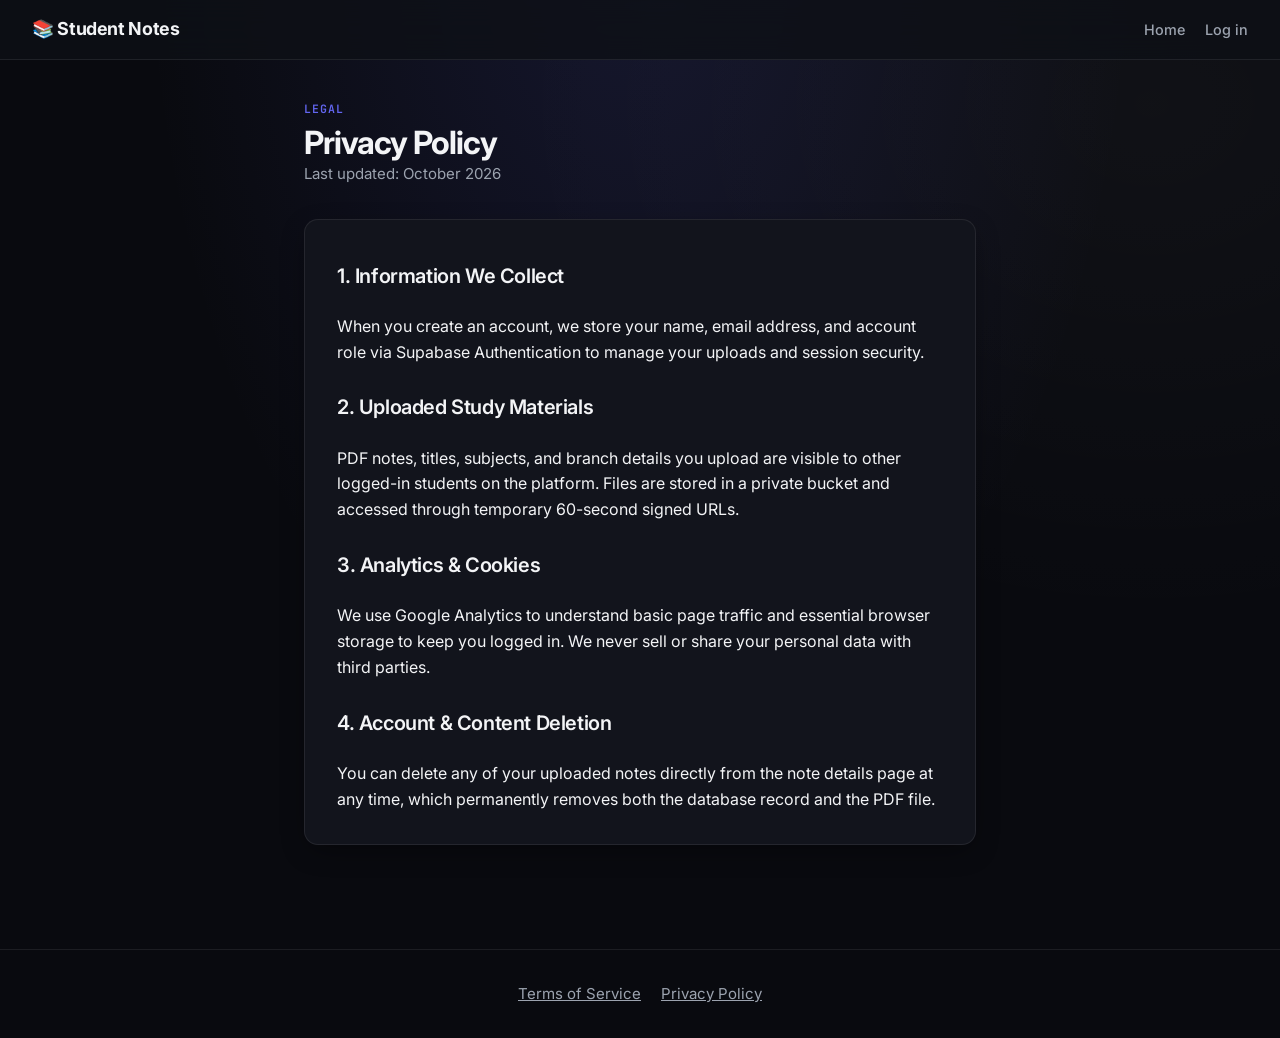
<file: privacy.html>
<!doctype html>
<html lang="en">
<head>
  <meta charset="utf-8">
  <meta name="viewport" content="width=device-width, initial-scale=1">
  <title>Privacy Policy | Student Notes</title>
  <link rel="icon" href="data:image/svg+xml,<svg xmlns=%22http://www.w3.org/2000/svg%22 viewBox=%220 0 100 100%22><text y=%22.9em%22 font-size=%2290%22>📚</text></svg>">
  <link rel="stylesheet" href="css/style.css">
</head>
<body>
  <header class="topbar">
    <a class="brand" href="index.html">📚 Student Notes</a>
    <nav>
      <a href="index.html">Home</a>
      <a href="login.html">Log in</a>
    </nav>
  </header>

  <main class="container narrow">
    <div class="page-heading">
      <div>
        <div class="eyebrow">LEGAL</div>
        <h1>Privacy Policy</h1>
        <p class="muted">Last updated: October 2026</p>
      </div>
    </div>

    <div class="card form-card">
      <h2>1. Information We Collect</h2>
      <p>When you create an account, we store your name, email address, and account role via Supabase Authentication to manage your uploads and session security.</p>

      <h2>2. Uploaded Study Materials</h2>
      <p>PDF notes, titles, subjects, and branch details you upload are visible to other logged-in students on the platform. Files are stored in a private bucket and accessed through temporary 60-second signed URLs.</p>

      <h2>3. Analytics & Cookies</h2>
      <p>We use Google Analytics to understand basic page traffic and essential browser storage to keep you logged in. We never sell or share your personal data with third parties.</p>

      <h2>4. Account & Content Deletion</h2>
      <p>You can delete any of your uploaded notes directly from the note details page at any time, which permanently removes both the database record and the PDF file.</p>
    </div>
  </main>

  <footer style="text-align: center; padding: 2rem; margin-top: 4rem;" class="muted">
    <a href="terms.html" style="color: inherit; text-decoration: underline; margin-right: 1rem;">Terms of Service</a>
    <a href="privacy.html" style="color: inherit; text-decoration: underline;">Privacy Policy</a>
  </footer>
</body>
</html>
</file>
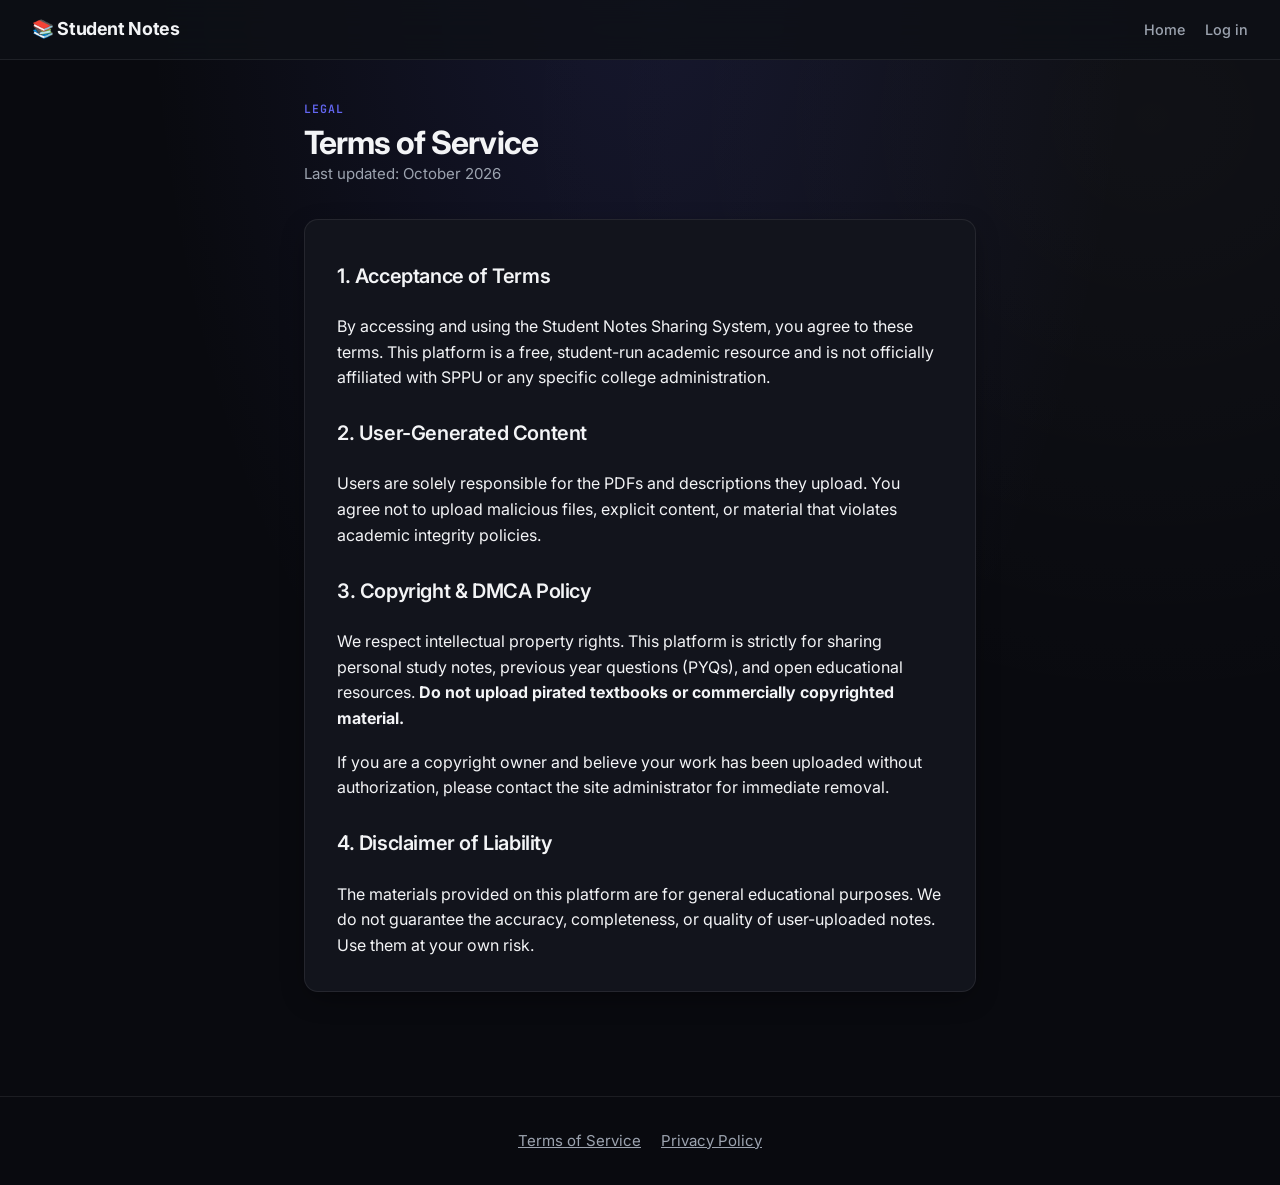
<file: terms.html>
<!doctype html>
<html lang="en">
<head>
  <meta charset="utf-8">
  <meta name="viewport" content="width=device-width, initial-scale=1">
  <title>Terms of Service | Student Notes</title>
  <link rel="icon" href="data:image/svg+xml,<svg xmlns=%22http://www.w3.org/2000/svg%22 viewBox=%220 0 100 100%22><text y=%22.9em%22 font-size=%2290%22>📚</text></svg>">
  <link rel="stylesheet" href="css/style.css">
</head>
<body>
  <header class="topbar">
    <a class="brand" href="index.html">📚 Student Notes</a>
    <nav>
      <a href="index.html">Home</a>
      <a href="login.html">Log in</a>
    </nav>
  </header>

  <main class="container narrow">
    <div class="page-heading">
      <div>
        <div class="eyebrow">LEGAL</div>
        <h1>Terms of Service</h1>
        <p class="muted">Last updated: October 2026</p>
      </div>
    </div>

    <div class="card form-card">
      <h2>1. Acceptance of Terms</h2>
      <p>By accessing and using the Student Notes Sharing System, you agree to these terms. This platform is a free, student-run academic resource and is not officially affiliated with SPPU or any specific college administration.</p>

      <h2>2. User-Generated Content</h2>
      <p>Users are solely responsible for the PDFs and descriptions they upload. You agree not to upload malicious files, explicit content, or material that violates academic integrity policies.</p>

      <h2>3. Copyright & DMCA Policy</h2>
      <p>We respect intellectual property rights. This platform is strictly for sharing personal study notes, previous year questions (PYQs), and open educational resources. <strong>Do not upload pirated textbooks or commercially copyrighted material.</strong></p>
      <p>If you are a copyright owner and believe your work has been uploaded without authorization, please contact the site administrator for immediate removal.</p>

      <h2>4. Disclaimer of Liability</h2>
      <p>The materials provided on this platform are for general educational purposes. We do not guarantee the accuracy, completeness, or quality of user-uploaded notes. Use them at your own risk.</p>
    </div>
  </main>

  <footer style="text-align: center; padding: 2rem; margin-top: 4rem;" class="muted">
    <a href="terms.html" style="color: inherit; text-decoration: underline; margin-right: 1rem;">Terms of Service</a>
    <a href="privacy.html" style="color: inherit; text-decoration: underline;">Privacy Policy</a>
  </footer>
</body>
</html>
</file>
<file: css/style.css>
@import url('https://fonts.googleapis.com/css2?family=Inter:wght@400;500;600;700&family=JetBrains+Mono:wght@400;500&display=swap');

:root {
  --bg-primary: #090a0f;
  --bg-surface: #12141c;
  --bg-surface-hover: #181b26;
  --bg-elevated: #1e2230;
  --bg-glass: rgba(14, 16, 23, 0.82);

  --border-subtle: rgba(255, 255, 255, 0.08);
  --border-highlight: rgba(255, 255, 255, 0.2);

  --text-main: #f3f4f6;
  --text-secondary: #9ca3af;
  --text-muted: #6b7280;

  --accent-primary: #6366f1;
  --accent-hover: #4f46e5;
  --accent-glow: rgba(99, 102, 241, 0.18);

  --danger-bg: rgba(239, 68, 68, 0.12);
  --danger-text: #f87171;
  --danger-border: rgba(239, 68, 68, 0.3);

  --success-bg: rgba(16, 185, 129, 0.12);
  --success-text: #34d399;

  --radius-lg: 14px;
  --radius-md: 10px;
  --radius-sm: 6px;
  --transition-smooth: all 0.25s cubic-bezier(0.16, 1, 0.3, 1);
}

* {
  box-sizing: border-box;
  margin: 0;
  padding: 0;
}

.hidden, [hidden] {
  display: none !important;
}

body {
  background-color: var(--bg-primary);
  background-image:
    radial-gradient(at 50% -10%, rgba(99, 102, 241, 0.14) 0px, transparent 55%),
    radial-gradient(at 90% 10%, rgba(255, 255, 255, 0.03) 0px, transparent 40%);
  color: var(--text-main);
  font-family: 'Inter', -apple-system, BlinkMacSystemFont, sans-serif;
  line-height: 1.6;
  min-height: 100vh;
  -webkit-font-smoothing: antialiased;
}

/* --- Glassmorphic Topbar --- */
.topbar {
  position: sticky;
  top: 0;
  z-index: 100;
  background: var(--bg-glass);
  backdrop-filter: blur(16px);
  -webkit-backdrop-filter: blur(16px);
  border-bottom: 1px solid var(--border-subtle);
  padding: 0.95rem 2rem;
  display: flex;
  justify-content: space-between;
  align-items: center;
}

.brand {
  font-size: 1.12rem;
  font-weight: 700;
  letter-spacing: -0.02em;
  color: var(--text-main);
  text-decoration: none;
  display: flex;
  align-items: center;
  gap: 0.5rem;
}

.topbar nav {
  display: flex;
  gap: 1.25rem;
  align-items: center;
}

.topbar nav a:not(.button) {
  color: var(--text-secondary);
  text-decoration: none;
  font-size: 0.9rem;
  font-weight: 500;
  transition: var(--transition-smooth);
}

.topbar nav a:not(.button):hover {
  color: var(--text-main);
}

/* --- Layout Containers --- */
.container {
  max-width: 1180px;
  margin: 0 auto;
  padding: 2.5rem 1.5rem;
}

.container.narrow {
  max-width: 720px;
}

.auth-wrap {
  min-height: calc(100vh - 68px);
  display: flex;
  align-items: center;
  justify-content: center;
  padding: 2rem 1.25rem;
}

.auth-wrap .form-card {
  width: 100%;
  max-width: 440px;
}

/* --- Page Headings & Typography --- */
.page-heading {
  margin-bottom: 2rem;
  display: flex;
  flex-wrap: wrap;
  justify-content: space-between;
  align-items: flex-end;
  gap: 1.5rem;
}

.eyebrow {
  font-family: 'JetBrains Mono', monospace;
  font-size: 0.72rem;
  font-weight: 600;
  letter-spacing: 0.08em;
  color: var(--accent-primary);
  text-transform: uppercase;
  margin-bottom: 0.35rem;
}

h1 {
  font-size: 2rem;
  font-weight: 700;
  letter-spacing: -0.03em;
  color: var(--text-main);
  line-height: 1.2;
}

h2 {
  font-size: 1.25rem;
  font-weight: 600;
  letter-spacing: -0.02em;
  color: var(--text-main);
  margin-bottom: 0.75rem;
}

.muted {
  color: var(--text-secondary);
  font-size: 0.94rem;
}

.center {
  text-align: center;
}

a {
  color: var(--accent-primary);
  transition: var(--transition-smooth);
}

a:hover {
  color: #818cf8;
}

/* --- Base Card & Form Card --- */
.card {
  background: var(--bg-surface);
  border: 1px solid var(--border-subtle);
  border-radius: var(--radius-lg);
  padding: 1.5rem;
  box-shadow: 0 8px 28px -6px rgba(0, 0, 0, 0.45);
}

.form-card {
  display: flex;
  flex-direction: column;
  gap: 1.15rem;
  padding: 2rem;
}

.form-card form {
  display: flex;
  flex-direction: column;
  gap: 1.15rem;
}

.form-card h2 {
  margin-top: 0.5rem;
  margin-bottom: 0.25rem;
}

/* --- Two-Column Form Grid & Filter Bar --- */
.two-col {
  display: grid;
  grid-template-columns: 1fr 1fr;
  gap: 1rem;
}

.filters {
  display: grid;
  grid-template-columns: 2fr 1fr 1fr;
  gap: 1rem;
  margin-bottom: 2rem;
  align-items: end;
}

@media (max-width: 768px) {
  .filters, .two-col {
    grid-template-columns: 1fr;
  }
}

label {
  display: flex;
  flex-direction: column;
  gap: 0.45rem;
  font-size: 0.82rem;
  font-weight: 500;
  color: var(--text-secondary);
}

label small {
  color: var(--text-muted);
  font-size: 0.75rem;
}

input, select, textarea {
  background: var(--bg-primary);
  border: 1px solid var(--border-subtle);
  color: var(--text-main);
  padding: 0.68rem 0.95rem;
  border-radius: var(--radius-md);
  font-family: inherit;
  font-size: 0.92rem;
  outline: none;
  transition: var(--transition-smooth);
  width: 100%;
}

input[type="file"] {
  padding: 0.55rem;
  background: rgba(255, 255, 255, 0.02);
  border-style: dashed;
  cursor: pointer;
}

input:focus, select:focus, textarea:focus {
  border-color: var(--accent-primary);
  box-shadow: 0 0 0 3px var(--accent-glow);
}

/* --- Dashboard Stats & Section Title --- */
.stats {
  display: grid;
  grid-template-columns: repeat(auto-fit, minmax(220px, 1fr));
  gap: 1.25rem;
  margin-bottom: 2.5rem;
}

.card.stat {
  display: flex;
  flex-direction: column;
  gap: 0.35rem;
  padding: 1.35rem 1.5rem;
  position: relative;
  overflow: hidden;
}

.card.stat strong {
  font-size: 2rem;
  font-weight: 700;
  letter-spacing: -0.03em;
  color: var(--text-main);
}

.section-title {
  display: flex;
  justify-content: space-between;
  align-items: center;
  margin-bottom: 1.25rem;
}

.section-title h2 {
  margin-bottom: 0;
}

.section-title a {
  font-size: 0.88rem;
  font-weight: 500;
  text-decoration: none;
}

/* --- Notes Grid & Sleek Note Card --- */
.note-grid {
  display: grid;
  grid-template-columns: repeat(auto-fill, minmax(320px, 1fr));
  gap: 1.5rem;
}

.note-card {
  background: var(--bg-surface);
  border: 1px solid var(--border-subtle);
  border-radius: var(--radius-lg);
  padding: 1.5rem;
  display: flex;
  flex-direction: column;
  justify-content: space-between;
  position: relative;
  overflow: hidden;
  transition: var(--transition-smooth);
  box-shadow: 0 4px 20px -4px rgba(0, 0, 0, 0.4);
}

.note-card::before {
  content: '';
  position: absolute;
  top: 0;
  left: 0;
  right: 0;
  height: 1px;
  background: linear-gradient(90deg, transparent, rgba(255, 255, 255, 0.16), transparent);
  opacity: 0.5;
  transition: var(--transition-smooth);
}

.note-card:hover {
  transform: translateY(-4px);
  background: var(--bg-surface-hover);
  border-color: var(--border-highlight);
  box-shadow:
    0 14px 32px -10px rgba(0, 0, 0, 0.7),
    0 0 24px 0 var(--accent-glow);
}

.note-card:hover::before {
  opacity: 1;
  background: linear-gradient(90deg, transparent, var(--accent-primary), transparent);
}

/* --- Card Metadata & Badges --- */
.card-meta-top {
  display: flex;
  justify-content: space-between;
  align-items: center;
  gap: 0.5rem;
  margin-bottom: 0.85rem;
  flex-wrap: wrap;
}

.badge-group {
  display: flex;
  gap: 0.4rem;
  flex-wrap: wrap;
}

.subject-tag {
  font-family: 'JetBrains Mono', monospace;
  font-size: 0.71rem;
  font-weight: 500;
  text-transform: uppercase;
  letter-spacing: 0.04em;
  padding: 0.22rem 0.55rem;
  border-radius: var(--radius-sm);
  background: rgba(255, 255, 255, 0.05);
  color: var(--text-secondary);
  border: 1px solid var(--border-subtle);
}

.file-badge-pdf {
  background: var(--danger-bg);
  color: var(--danger-text);
  border-color: rgba(239, 68, 68, 0.25);
}

.card-title, .note-card h3 {
  font-size: 1.14rem;
  font-weight: 600;
  letter-spacing: -0.015em;
  color: var(--text-main);
  margin-bottom: 0.35rem;
  line-height: 1.35;
}

.card-subject {
  font-size: 0.82rem;
  font-weight: 500;
  color: var(--accent-primary);
  margin-bottom: 0.6rem;
}

.card-desc, .note-card p {
  color: var(--text-secondary);
  font-size: 0.88rem;
  margin-bottom: 1.4rem;
  display: -webkit-box;
  -webkit-line-clamp: 3;
  -webkit-box-orient: vertical;
  overflow: hidden;
}

.card-footer {
  display: flex;
  justify-content: space-between;
  align-items: center;
  padding-top: 1rem;
  border-top: 1px solid var(--border-subtle);
  margin-top: auto;
  gap: 0.75rem;
}

.note-info, .note-meta {
  font-size: 0.78rem;
  color: var(--text-muted);
}

.note-info {
  display: flex;
  flex-direction: column;
}

.note-info span.author {
  color: var(--text-secondary);
  font-weight: 500;
}

/* --- Note Detail & Admin Rows --- */
.detail-card {
  display: flex;
  flex-direction: column;
  gap: 1rem;
  padding: 2.25rem;
}

.note-actions {
  display: flex;
  gap: 0.75rem;
  align-items: center;
  flex-wrap: wrap;
  margin-top: 0.5rem;
}

.admin-list {
  display: flex;
  flex-direction: column;
  gap: 0.85rem;
  margin-top: 1rem;
}

.admin-row {
  display: flex;
  justify-content: space-between;
  align-items: center;
  gap: 1rem;
  padding: 1.1rem 1.35rem;
}

@media (max-width: 640px) {
  .admin-row {
    flex-direction: column;
    align-items: flex-start;
  }
}

/* --- Buttons (.button, .small, .full, .secondary, .danger, .download-btn) --- */
.button, button, .download-btn {
  display: inline-flex;
  align-items: center;
  justify-content: center;
  gap: 0.45rem;
  font-family: inherit;
  font-size: 0.88rem;
  font-weight: 500;
  padding: 0.6rem 1.15rem;
  border-radius: var(--radius-md);
  border: 1px solid transparent;
  background: var(--accent-primary);
  color: #ffffff;
  text-decoration: none;
  cursor: pointer;
  transition: var(--transition-smooth);
}

.button:hover, button:hover {
  background: var(--accent-hover);
  color: #ffffff;
  transform: translateY(-1px);
  box-shadow: 0 4px 16px var(--accent-glow);
}

.button:disabled, button:disabled {
  opacity: 0.55;
  cursor: not-allowed;
  transform: none;
}

.button.small {
  font-size: 0.8rem;
  padding: 0.42rem 0.85rem;
  border-radius: var(--radius-sm);
}

.button.full {
  width: 100%;
  padding: 0.72rem 1.2rem;
}

.button.secondary, .download-btn {
  background: rgba(255, 255, 255, 0.05);
  color: var(--text-main);
  border: 1px solid var(--border-subtle);
}

.button.secondary:hover, .download-btn:hover {
  background: var(--text-main);
  color: var(--bg-primary);
  border-color: var(--text-main);
  box-shadow: none;
}

.button.danger {
  background: var(--danger-bg);
  color: var(--danger-text);
  border: 1px solid var(--danger-border);
}

.button.danger:hover {
  background: #ef4444;
  color: #ffffff;
  border-color: #ef4444;
  box-shadow: 0 4px 14px rgba(239, 68, 68, 0.25);
}

/* --- Status Messages & Footer --- */
.message {
  margin: 0.75rem 0;
  font-size: 0.88rem;
  color: var(--success-text);
}

.message:empty {
  display: none;
}

.message.error {
  color: var(--danger-text);
  background: var(--danger-bg);
  border: 1px solid var(--danger-border);
  padding: 0.65rem 0.9rem;
  border-radius: var(--radius-sm);
}

footer {
  border-top: 1px solid var(--border-subtle) !important;
  color: var(--text-muted);
}

.features ul {
  padding-left: 1.25rem;
}
</file>
